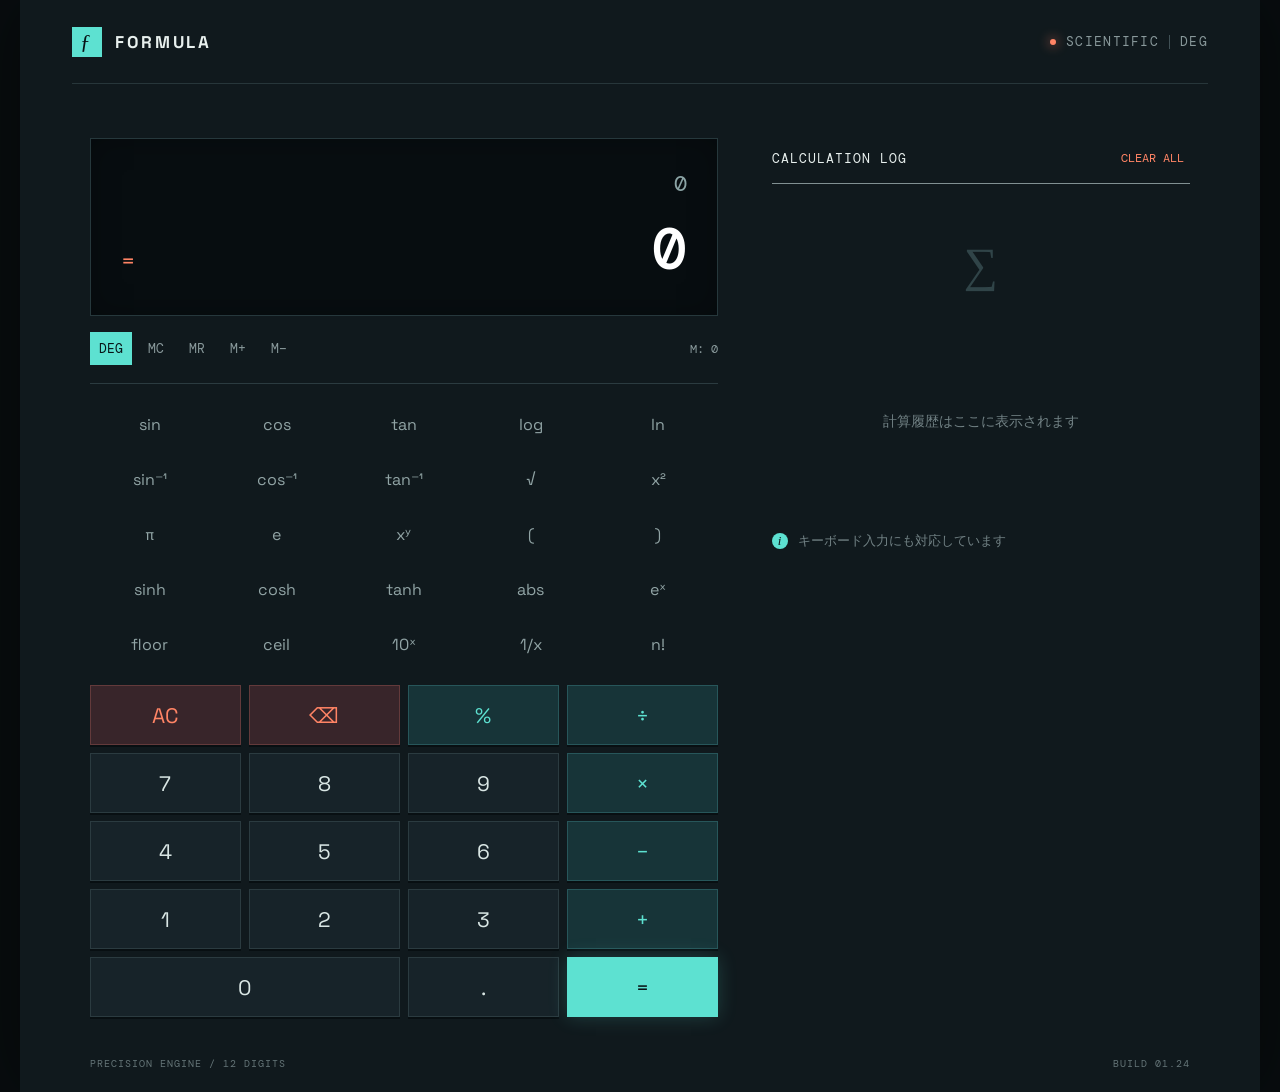
<file: calculator/index.html>
<!doctype html>
<html lang="ja">
<head>
  <meta charset="UTF-8">
  <meta name="viewport" content="width=device-width, initial-scale=1.0">
  <title>関数電卓 | FORMULA</title>
  <link rel="preconnect" href="https://fonts.googleapis.com">
  <link rel="preconnect" href="https://fonts.gstatic.com" crossorigin>
  <link href="https://fonts.googleapis.com/css2?family=DM+Mono:wght@400;500&family=Space+Grotesk:wght@400;500;600;700&display=swap" rel="stylesheet">
  <link rel="stylesheet" href="styles.css">
</head>
<body>
  <main class="app-shell">
    <header class="topbar">
      <div class="brand"><span class="brand-mark">ƒ</span><span>FORMULA</span></div>
      <div class="mode-badge"><span class="status-dot"></span> SCIENTIFIC <span class="divider"></span><span id="angle-mode-label">DEG</span></div>
    </header>

    <section class="workspace">
      <section class="calculator-panel" aria-label="関数電卓">
        <div class="display-wrap">
          <div class="expression" id="expression">0</div>
          <div class="result-line"><span class="equals">=</span><output id="result">0</output></div>
        </div>

        <div class="toolbar">
          <button class="tool-button active" data-action="angle">DEG</button>
          <button class="tool-button" data-action="memory-clear">MC</button>
          <button class="tool-button" data-action="memory-recall">MR</button>
          <button class="tool-button" data-action="memory-add">M+</button>
          <button class="tool-button" data-action="memory-subtract">M−</button>
          <span class="memory-indicator" id="memory-indicator">M: 0</span>
        </div>

        <div class="function-pad">
          <button class="key key-function" data-value="sin(">sin</button>
          <button class="key key-function" data-value="cos(">cos</button>
          <button class="key key-function" data-value="tan(">tan</button>
          <button class="key key-function" data-value="log(">log</button>
          <button class="key key-function" data-value="ln(">ln</button>

          <button class="key key-function" data-value="asin(">sin⁻¹</button>
          <button class="key key-function" data-value="acos(">cos⁻¹</button>
          <button class="key key-function" data-value="atan(">tan⁻¹</button>
          <button class="key key-function" data-value="sqrt(">√</button>
          <button class="key key-function" data-value="^2">x²</button>

          <button class="key key-function" data-value="π">π</button>
          <button class="key key-function" data-value="e">e</button>
          <button class="key key-function" data-value="^">xʸ</button>
          <button class="key key-function" data-value="(">(</button>
          <button class="key key-function" data-value=")">)</button>

          <button class="key key-function" data-value="sinh(">sinh</button>
          <button class="key key-function" data-value="cosh(">cosh</button>
          <button class="key key-function" data-value="tanh(">tanh</button>
          <button class="key key-function" data-value="abs(">abs</button>
          <button class="key key-function" data-value="exp(">eˣ</button>

          <button class="key key-function" data-value="floor(">floor</button>
          <button class="key key-function" data-value="ceil(">ceil</button>
          <button class="key key-function" data-value="10^(">10ˣ</button>
          <button class="key key-function" data-value="inv(">1/x</button>
          <button class="key key-function" data-value="fact(">n!</button>
        </div>

        <div class="keypad">
          <button class="key key-muted" data-action="clear">AC</button>
          <button class="key key-muted" data-action="backspace">⌫</button>
          <button class="key key-operator" data-value="%">%</button>
          <button class="key key-operator" data-value="÷">÷</button>

          <button class="key" data-value="7">7</button>
          <button class="key" data-value="8">8</button>
          <button class="key" data-value="9">9</button>
          <button class="key key-operator" data-value="×">×</button>

          <button class="key" data-value="4">4</button>
          <button class="key" data-value="5">5</button>
          <button class="key" data-value="6">6</button>
          <button class="key key-operator" data-value="−">−</button>

          <button class="key" data-value="1">1</button>
          <button class="key" data-value="2">2</button>
          <button class="key" data-value="3">3</button>
          <button class="key key-operator" data-value="+">+</button>

          <button class="key key-wide" data-value="0">0</button>
          <button class="key" data-value=".">.</button>
          <button class="key key-equals" data-action="calculate">=</button>
        </div>
      </section>

      <aside class="history-panel">
        <div class="section-heading"><span>CALCULATION LOG</span><button class="clear-history" id="clear-history">CLEAR ALL</button></div>
        <div class="history-list" id="history-list">
          <div class="empty-history" id="empty-history"><span>∑</span><p>計算履歴はここに表示されます</p></div>
        </div>
        <div class="tip"><span class="tip-icon">i</span><span>キーボード入力にも対応しています</span></div>
      </aside>
    </section>
    <footer class="footer"><span>PRECISION ENGINE / 12 DIGITS</span><span>BUILD 01.24</span></footer>
  </main>
  <script src="app.js"></script>
</body>
</html>
</file>
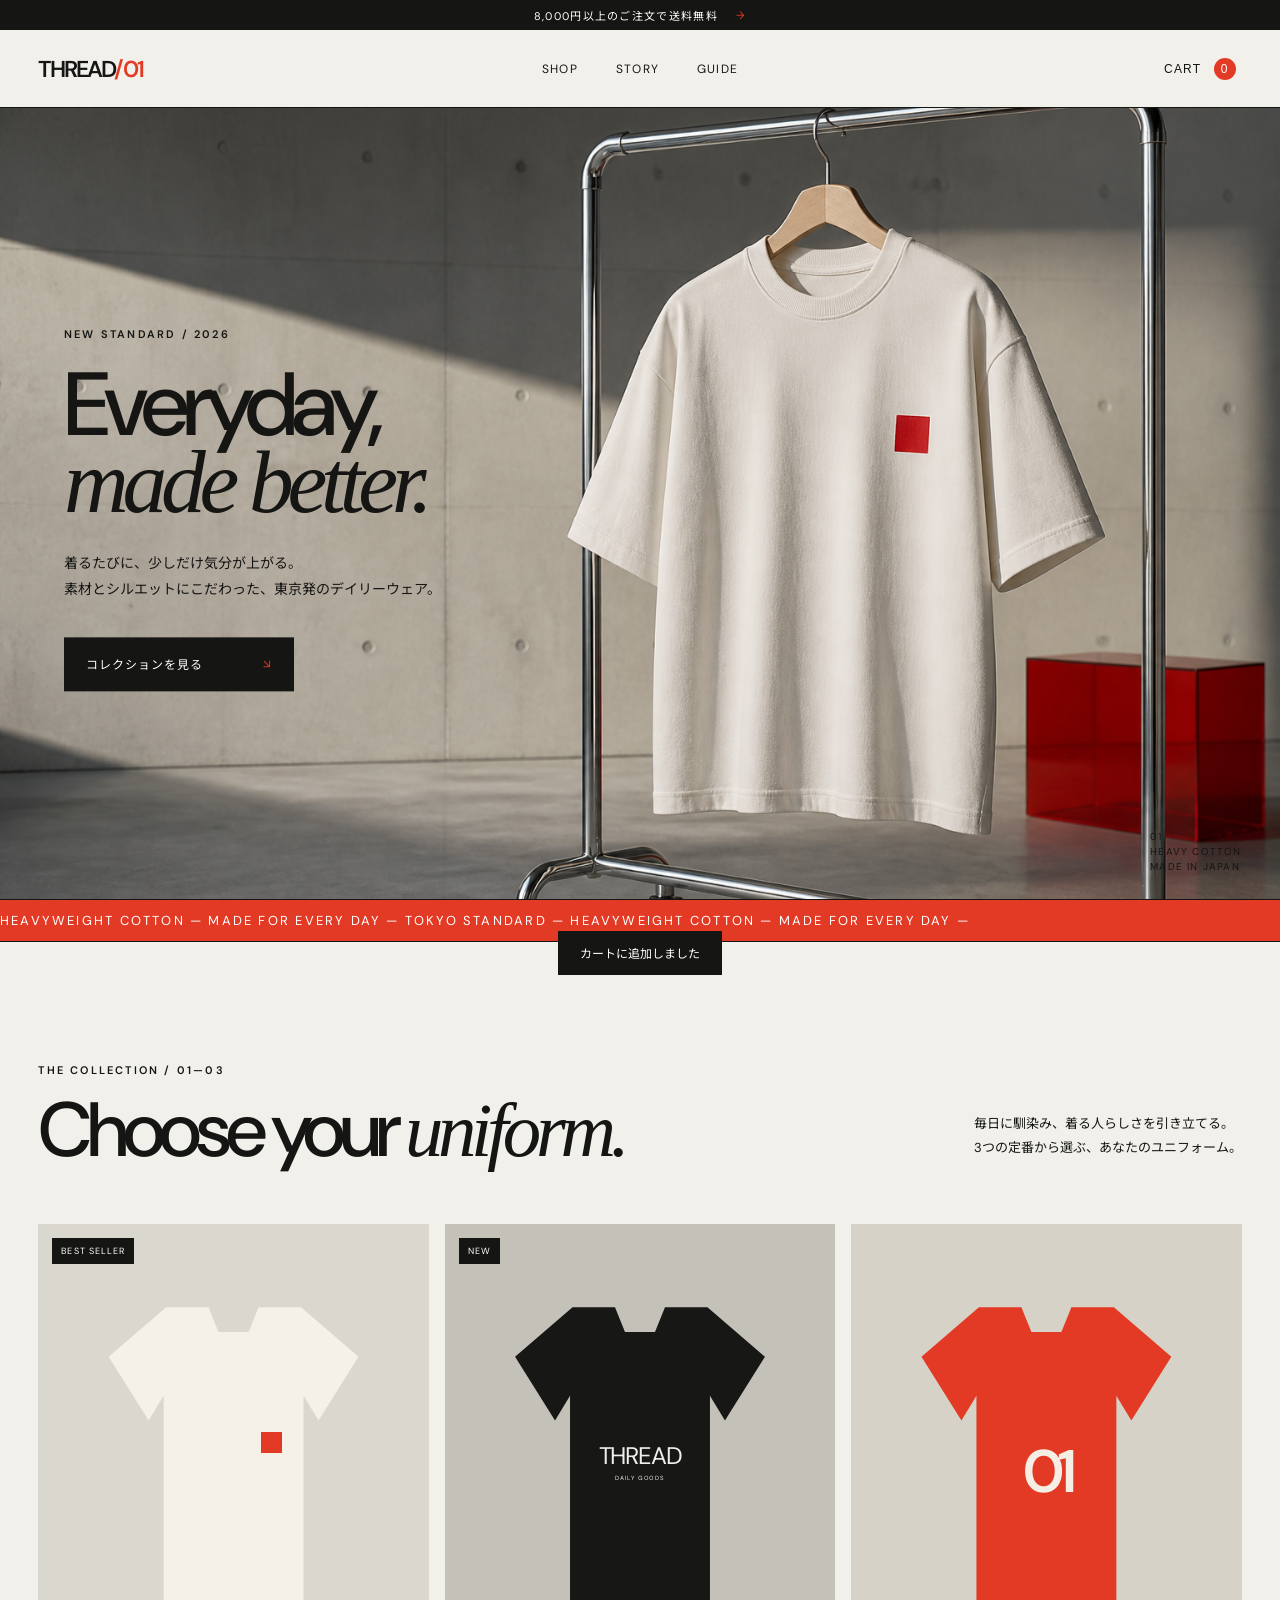
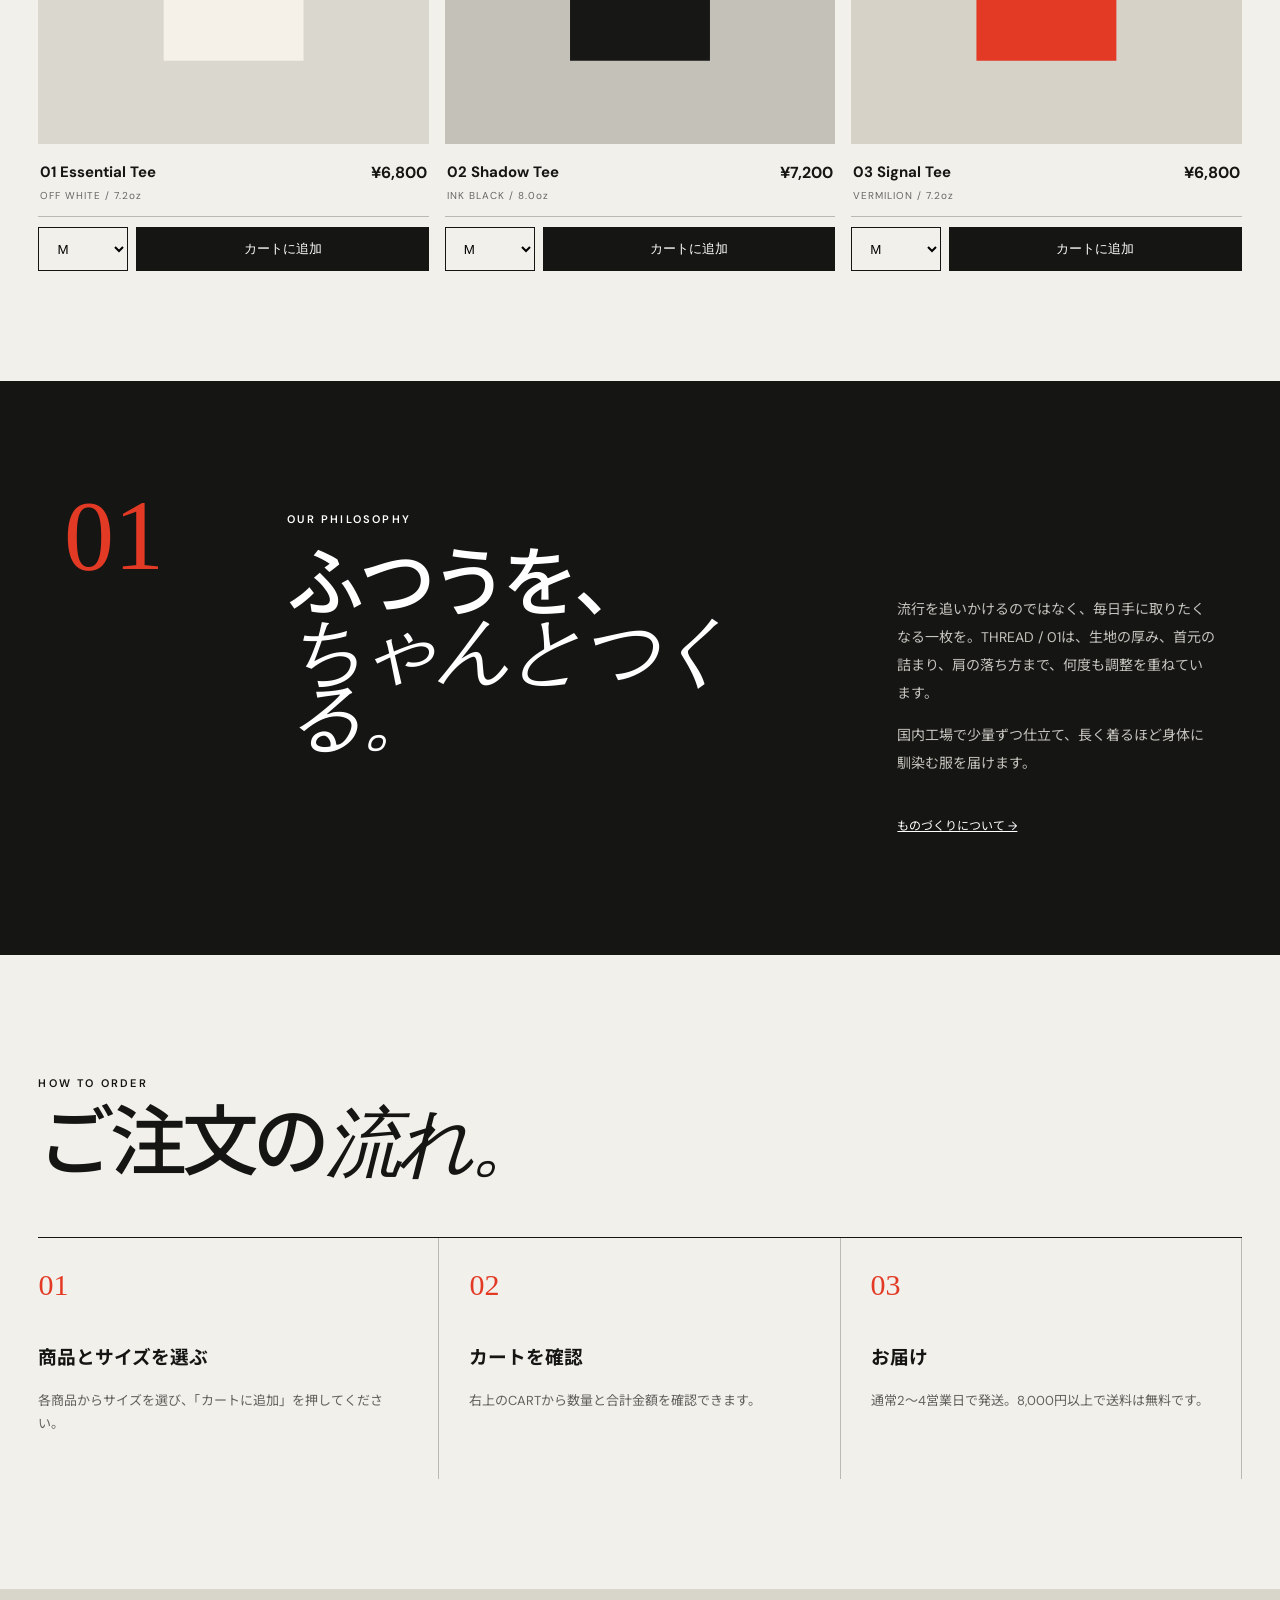
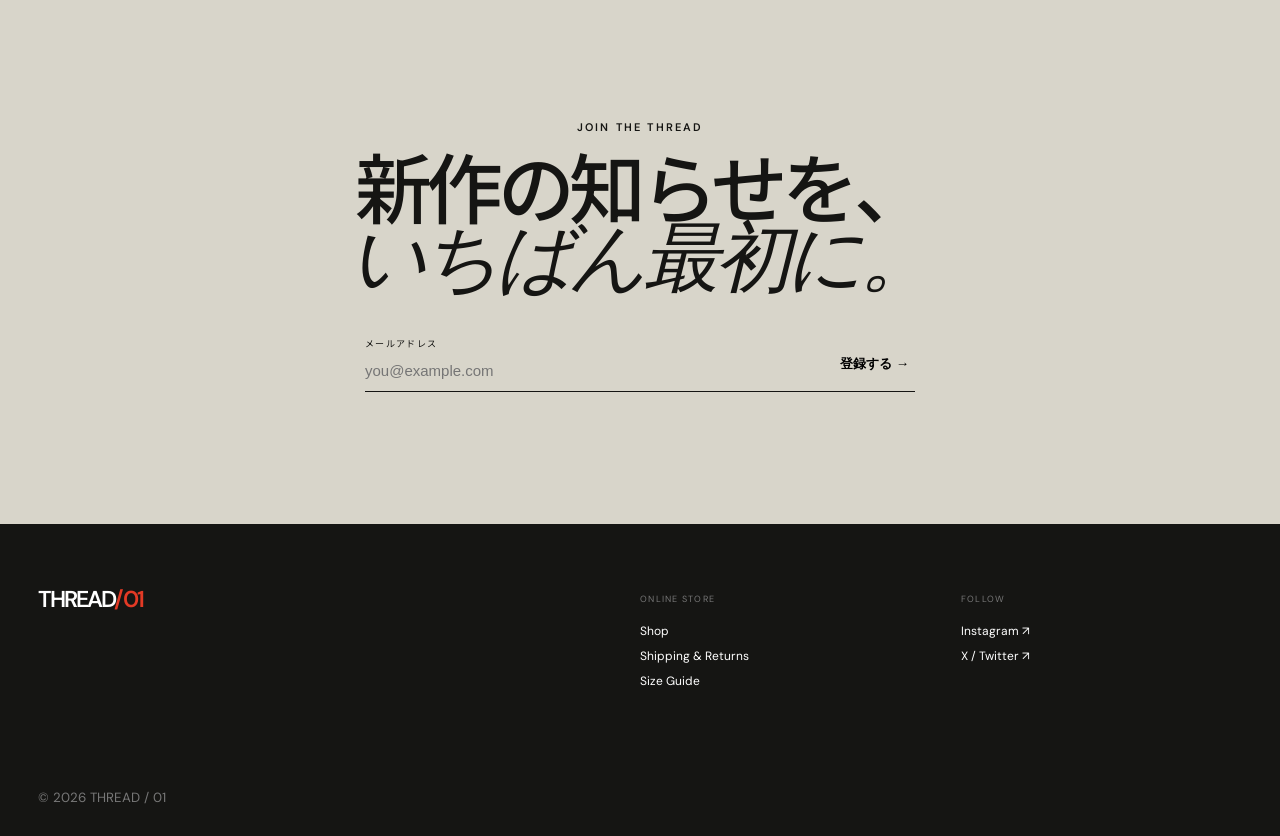
<file: tshirt-store/index.html>
<!doctype html>
<html lang="ja">
<head>
  <meta charset="UTF-8">
  <meta name="viewport" content="width=device-width, initial-scale=1">
  <meta name="description" content="東京発のデイリーウェアブランド THREAD / 01。毎日着たくなる上質なTシャツ。">
  <title>THREAD / 01 — Everyday, made better.</title>
  <link rel="preconnect" href="https://fonts.googleapis.com">
  <link rel="preconnect" href="https://fonts.gstatic.com" crossorigin>
  <link href="https://fonts.googleapis.com/css2?family=DM+Sans:wght@400;500;600&family=Noto+Sans+JP:wght@400;500;700&display=swap" rel="stylesheet">
  <link rel="stylesheet" href="styles.css">
</head>
<body>
  <div class="announcement">8,000円以上のご注文で送料無料 <span>→</span></div>
  <header class="header">
    <a class="logo" href="#top" aria-label="THREAD 01 ホーム">THREAD<span>/01</span></a>
    <nav aria-label="メインナビゲーション"><a href="#shop">SHOP</a><a href="#story">STORY</a><a href="#guide">GUIDE</a></nav>
    <button class="cart-button" id="open-cart" aria-label="カートを開く">CART <span id="cart-count">0</span></button>
  </header>

  <main id="top">
    <section class="hero">
      <img src="assets/hero-shirt.png" alt="コンクリートのスタジオに掛けられた白いTシャツ">
      <div class="hero-copy"><p class="kicker">NEW STANDARD / 2026</p><h1>Everyday,<br><em>made better.</em></h1><p>着るたびに、少しだけ気分が上がる。<br>素材とシルエットにこだわった、東京発のデイリーウェア。</p><a class="primary-button" href="#shop">コレクションを見る <span>↘</span></a></div>
      <div class="hero-note">01<br>HEAVY COTTON<br>MADE IN JAPAN</div>
    </section>

    <section class="marquee" aria-hidden="true"><div>HEAVYWEIGHT COTTON — MADE FOR EVERY DAY — TOKYO STANDARD — HEAVYWEIGHT COTTON — MADE FOR EVERY DAY —</div></section>

    <section class="products section" id="shop">
      <div class="section-heading"><div><p class="kicker">THE COLLECTION / 01—03</p><h2>Choose your <em>uniform.</em></h2></div><p>毎日に馴染み、着る人らしさを引き立てる。<br>3つの定番から選ぶ、あなたのユニフォーム。</p></div>
      <div class="product-grid">
        <article class="product-card" data-name="01 Essential Tee" data-price="6800"><div class="product-visual offwhite"><span class="chest-mark"></span><span class="badge">BEST SELLER</span></div><div class="product-info"><div><h3>01 Essential Tee</h3><p>OFF WHITE / 7.2oz</p></div><strong>¥6,800</strong></div><div class="buy-row"><select aria-label="サイズ"><option>S</option><option selected>M</option><option>L</option><option>XL</option></select><button class="add-cart">カートに追加</button></div></article>
        <article class="product-card" data-name="02 Shadow Tee" data-price="7200"><div class="product-visual black"><span class="back-type">THREAD<br><small>DAILY GOODS</small></span><span class="badge">NEW</span></div><div class="product-info"><div><h3>02 Shadow Tee</h3><p>INK BLACK / 8.0oz</p></div><strong>¥7,200</strong></div><div class="buy-row"><select aria-label="サイズ"><option>S</option><option selected>M</option><option>L</option><option>XL</option></select><button class="add-cart">カートに追加</button></div></article>
        <article class="product-card" data-name="03 Signal Tee" data-price="6800"><div class="product-visual red"><span class="signal-type">01</span></div><div class="product-info"><div><h3>03 Signal Tee</h3><p>VERMILION / 7.2oz</p></div><strong>¥6,800</strong></div><div class="buy-row"><select aria-label="サイズ"><option>S</option><option selected>M</option><option>L</option><option>XL</option></select><button class="add-cart">カートに追加</button></div></article>
      </div>
    </section>

    <section class="story" id="story"><div class="story-number">01</div><div><p class="kicker">OUR PHILOSOPHY</p><h2>ふつうを、<br><em>ちゃんとつくる。</em></h2></div><div><p>流行を追いかけるのではなく、毎日手に取りたくなる一枚を。THREAD / 01は、生地の厚み、首元の詰まり、肩の落ち方まで、何度も調整を重ねています。</p><p>国内工場で少量ずつ仕立て、長く着るほど身体に馴染む服を届けます。</p><a href="#guide">ものづくりについて →</a></div></section>

    <section class="guide section" id="guide"><div class="section-heading"><div><p class="kicker">HOW TO ORDER</p><h2>ご注文の<em>流れ。</em></h2></div></div><div class="steps"><article><span>01</span><h3>商品とサイズを選ぶ</h3><p>各商品からサイズを選び、「カートに追加」を押してください。</p></article><article><span>02</span><h3>カートを確認</h3><p>右上のCARTから数量と合計金額を確認できます。</p></article><article><span>03</span><h3>お届け</h3><p>通常2〜4営業日で発送。8,000円以上で送料は無料です。</p></article></div></section>

    <section class="newsletter"><p class="kicker">JOIN THE THREAD</p><h2>新作の知らせを、<br><em>いちばん最初に。</em></h2><form id="newsletter-form"><label><span>メールアドレス</span><input type="email" required placeholder="you@example.com"></label><button>登録する →</button></form><p id="newsletter-message" role="status"></p></section>
  </main>

  <footer><a class="logo" href="#top">THREAD<span>/01</span></a><div><p>ONLINE STORE</p><a href="#shop">Shop</a><a href="#guide">Shipping & Returns</a><a href="#guide">Size Guide</a></div><div><p>FOLLOW</p><a href="#">Instagram ↗</a><a href="#">X / Twitter ↗</a></div><small>© 2026 THREAD / 01</small></footer>

  <dialog id="cart-dialog"><div class="cart-head"><h2>YOUR CART <span id="cart-total-items">0</span></h2><button id="close-cart" aria-label="閉じる">×</button></div><div id="cart-items" class="cart-items"></div><div class="cart-empty" id="cart-empty">カートは空です。<br><a href="#shop">商品を見る</a></div><div class="cart-summary" id="cart-summary"><div><span>小計</span><strong id="cart-total">¥0</strong></div><p>税込。送料は購入手続き時に計算されます。</p><button>購入手続きへ進む</button></div></dialog>
  <div class="toast" id="toast" role="status">カートに追加しました</div>
  <script src="app.js"></script>
</body>
</html>
</file>
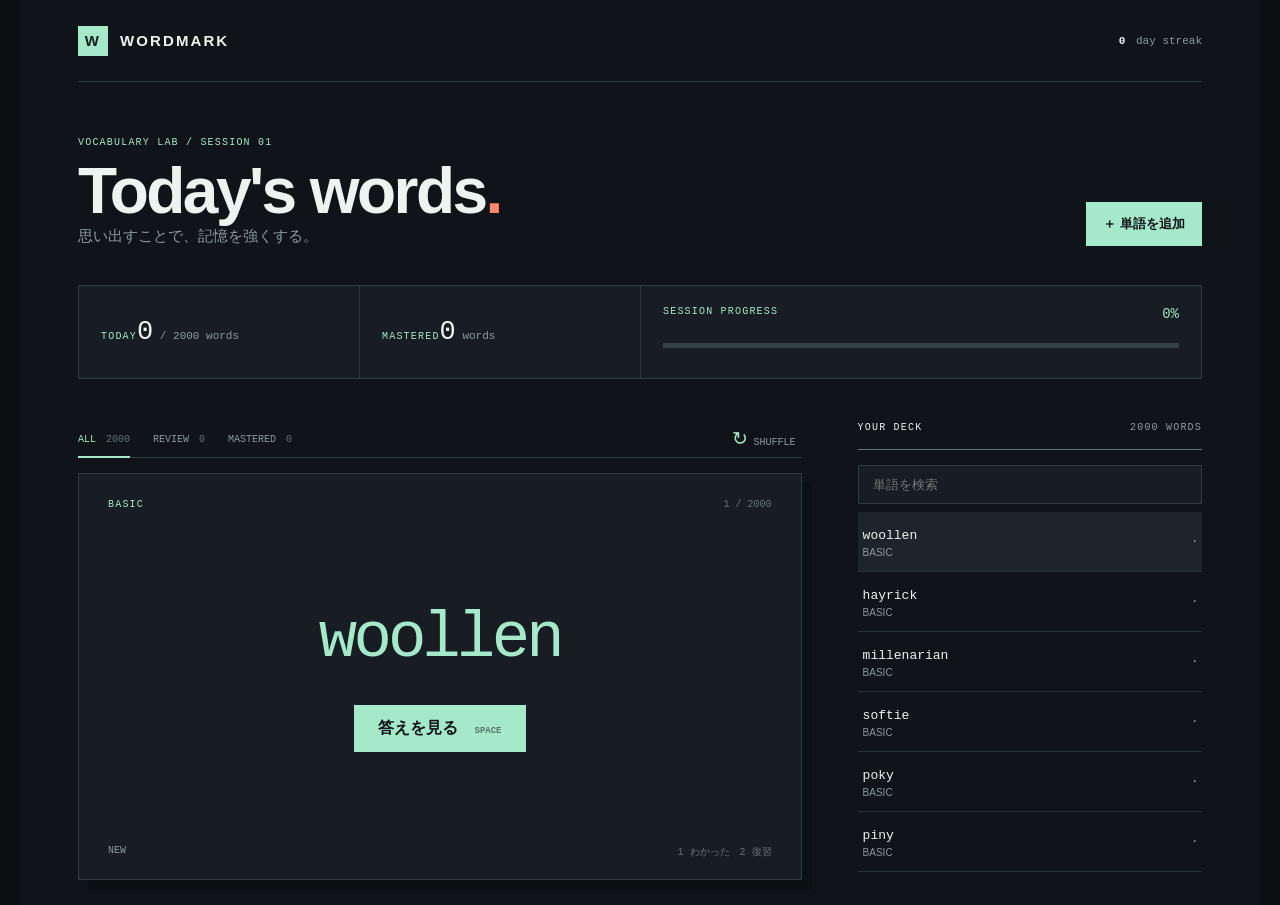
<file: vocabulary/index.html>
<!doctype html><html lang="ja"><head><meta charset="UTF-8"><meta name="viewport" content="width=device-width,initial-scale=1"><title>WORDMARK | 英単語トレーナー</title><link rel="stylesheet" href="styles.css"></head><body><main class="app-shell"><header class="topbar"><a class="brand" href="#"><span class="brand-mark">W</span><span>WORDMARK</span></a><div class="streak"><strong id="streak-count">0</strong> day streak</div></header><section class="intro"><div><p class="eyebrow">VOCABULARY LAB / SESSION 01</p><h1>Today's words<span>.</span></h1><p class="subtitle">思い出すことで、記憶を強くする。</p></div><button class="add-button" id="open-add">＋ 単語を追加</button></section><section class="stats"><div class="stat"><span class="stat-label">TODAY</span><strong id="today-count">0</strong><span class="stat-note"> / <span id="total-count">0</span> words</span></div><div class="stat"><span class="stat-label">MASTERED</span><strong id="mastered-count">0</strong><span class="stat-note"> words</span></div><div class="progress-stat"><div class="progress-copy"><span class="stat-label">SESSION PROGRESS</span><strong id="progress-label">0%</strong></div><div class="progress-track"><span id="progress-bar"></span></div></div></section><section class="study-layout"><div class="study-column"><div class="deck-toolbar"><div class="filter-tabs"><button class="filter-tab active" data-filter="all">ALL <span id="all-count">0</span></button><button class="filter-tab" data-filter="review">REVIEW <span id="review-count">0</span></button><button class="filter-tab" data-filter="mastered">MASTERED <span id="mastered-tab-count">0</span></button></div><button class="shuffle-button" id="shuffle-button">↻ <span>SHUFFLE</span></button></div><article class="flashcard"><div class="card-top"><span class="category-label" id="card-category"></span><span class="card-number" id="card-number"></span></div><div class="card-content"><p class="word" id="card-word"></p><p class="pronunciation" id="card-pronunciation"></p><div class="answer" id="card-answer" hidden><div class="meaning" id="card-meaning"></div><p class="example" id="card-example"></p></div><button class="reveal-button" id="reveal-button">答えを見る <span>SPACE</span></button></div><div class="card-footer"><span id="card-level">NEW WORD</span><span class="keyboard-hint">1 わかった　2 復習</span></div></article><div class="rating-actions" id="rating-actions" hidden><button class="rating-button review-button" data-rating="review"><div><strong>もう一度</strong><small>要復習</small></div></button><button class="rating-button mastered-button" data-rating="mastered"><div><strong>覚えた</strong><small>マスター</small></div></button></div></div><aside class="word-list"><div class="list-heading"><span>YOUR DECK</span><span id="deck-total"></span></div><label class="search-box"><input id="search-input" type="search" placeholder="単語を検索"></label><div class="list-items" id="list-items"></div></aside></section></main><dialog id="add-dialog"><form method="dialog" id="add-form"><div class="dialog-heading"><h2>単語を追加</h2><button value="cancel" class="close-button">×</button></div><label>英単語<input name="word" required></label><label>意味<input name="meaning" required></label><label>発音<input name="pronunciation"></label><label>例文<input name="example"></label><label>カテゴリー<input name="category" value="GENERAL"></label><button class="save-button" value="default">デッキに追加</button></form></dialog><script src="words-data.js"></script><script src="app.js"></script></body></html>
</file>
<file: calculator/styles.css>
:root { --ink: #182126; --muted: #7b8588; --paper: #f4f3ef; --panel: #fffefb; --line: #dfe2de; --teal: #0c7c74; --teal-dark: #075e59; --orange: #ef704b; }
* { box-sizing: border-box; }
body { margin: 0; min-height: 100vh; color: var(--ink); background: #e6e8e3; font-family: "Space Grotesk", sans-serif; }
button { font: inherit; border: 0; cursor: pointer; }
.app-shell { max-width: 1240px; min-height: 100vh; margin: 0 auto; padding: 0 52px 22px; background: var(--paper); box-shadow: 0 0 50px #1b262314; }
.topbar { height: 84px; display: flex; align-items: center; justify-content: space-between; border-bottom: 1px solid var(--line); }
.brand { display: flex; align-items: center; gap: 13px; font-size: 15px; font-weight: 700; letter-spacing: .17em; }
.brand-mark { width: 30px; height: 30px; display: grid; place-items: center; color: white; background: var(--teal); font-family: Georgia, serif; font-size: 22px; font-weight: 400; }
.mode-badge { display: flex; align-items: center; gap: 10px; color: var(--muted); font-family: "DM Mono", monospace; font-size: 11px; letter-spacing: .1em; }
.status-dot { width: 6px; height: 6px; border-radius: 50%; background: var(--orange); }.divider { width: 1px; height: 14px; background: #cdd1cd; }
.workspace { display: grid; grid-template-columns: minmax(450px, 1.2fr) minmax(290px, .8fr); gap: 54px; padding: 54px 18px 40px; }
.display-wrap { min-height: 178px; padding: 28px 30px; display: flex; flex-direction: column; justify-content: end; color: white; background: var(--ink); }
.expression { min-height: 28px; overflow: hidden; color: #c0c9c8; font-family: "DM Mono", monospace; font-size: 18px; text-align: right; white-space: nowrap; text-overflow: ellipsis; }
.result-line { display: flex; align-items: baseline; justify-content: space-between; gap: 20px; margin-top: 13px; }.equals { color: var(--orange); font-size: 23px; }.result-line output { overflow: hidden; font-family: "DM Mono", monospace; font-size: clamp(31px, 5vw, 48px); font-weight: 500; white-space: nowrap; text-overflow: ellipsis; }
.toolbar { display: flex; align-items: center; gap: 7px; padding: 16px 0 18px; border-bottom: 1px solid var(--line); }.tool-button { padding: 8px 9px; color: var(--muted); background: transparent; font-family: "DM Mono", monospace; font-size: 11px; }.tool-button.active { color: var(--teal); background: #dcece7; }.tool-button:hover { color: var(--teal-dark); }.memory-indicator { margin-left: auto; color: var(--muted); font-family: "DM Mono", monospace; font-size: 10px; }
.function-pad { display: grid; grid-template-columns: repeat(5, 1fr); gap: 8px; padding-top: 17px; }.keypad { display: grid; grid-template-columns: repeat(4, 1fr); gap: 8px; padding-top: 17px; }.key { min-height: 54px; color: var(--ink); background: var(--panel); border: 1px solid var(--line); font-size: 18px; transition: transform .12s, background .12s, color .12s; }.key:hover { color: var(--teal-dark); background: #e8f1ed; transform: translateY(-2px); }.key:active { transform: translateY(1px); }.key-function { min-height: 42px; color: #536063; background: transparent; border-color: transparent; font-size: 14px; }.key-operator { color: var(--teal); background: #e2efeb; border-color: #d5e6e1; font-size: 23px; }.key-muted { color: var(--orange); background: #fff1eb; border-color: #f2ddd5; font-size: 14px; }.key-equals { color: white; background: var(--teal); border-color: var(--teal); font-size: 24px; }.key-equals:hover { color: white; background: var(--teal-dark); }.key-wide { grid-column: span 2; }
.history-panel { padding-top: 11px; }.section-heading { display: flex; align-items: center; justify-content: space-between; padding-bottom: 16px; border-bottom: 1px solid var(--ink); font-family: "DM Mono", monospace; font-size: 11px; letter-spacing: .08em; }.clear-history { color: var(--orange); background: transparent; font-family: "DM Mono", monospace; font-size: 10px; }.history-list { min-height: 330px; }.empty-history { display: grid; place-items: center; min-height: 300px; color: #9da5a2; text-align: center; }.empty-history span { color: #c5ceca; font-family: Georgia, serif; font-size: 48px; }.empty-history p { margin: 13px 0 0; font-size: 12px; }.history-item { padding: 17px 3px 14px; border-bottom: 1px solid var(--line); cursor: pointer; }.history-item:hover { background: #eceeea; }.history-expression { color: var(--muted); font-family: "DM Mono", monospace; font-size: 12px; }.history-result { margin-top: 6px; color: var(--teal-dark); font-family: "DM Mono", monospace; font-size: 19px; }.tip { display: flex; gap: 10px; align-items: center; padding-top: 18px; color: var(--muted); font-size: 11px; }.tip-icon { width: 16px; height: 16px; display: grid; place-items: center; color: white; border-radius: 50%; background: var(--muted); font-family: Georgia, serif; font-style: italic; }.footer { display: flex; justify-content: space-between; padding: 0 18px; color: #9aa29e; font-family: "DM Mono", monospace; font-size: 9px; letter-spacing: .1em; }
@media (max-width: 780px) { .app-shell { padding: 0 18px 20px; }.topbar { height: 68px; }.workspace { display: block; padding: 28px 0; }.history-panel { margin-top: 42px; }.display-wrap { min-height: 150px; padding: 22px; }.key { min-height: 49px; }.key-function { min-height: 38px; font-size: 12px; }.toolbar { gap: 1px; }.footer { padding: 0; } }
@media (max-width: 420px) { .mode-badge { font-size: 9px; gap: 6px; }.keypad { gap: 5px; }.key { min-height: 45px; }.key-function { padding: 0; }.workspace { padding-top: 20px; } }

/* Dark instrument theme */
:root { --ink: #e8f0ee; --muted: #89999b; --paper: #10191d; --panel: #172329; --line: #2b3b40; --teal: #5de1d1; --teal-dark: #9af3e6; --orange: #ff8465; }
body { background: #080d0f; }
.app-shell { background: var(--paper); box-shadow: 0 0 70px #00000080; }
.topbar { border-bottom-color: #27363a; }
.brand-mark { color: #071215; background: var(--teal); }
.status-dot { box-shadow: 0 0 12px var(--orange); }
.divider { background: #405055; }
.display-wrap { background: #070d10; border: 1px solid #26383c; box-shadow: inset 0 0 30px #00000040; }
.expression { color: #8ba4a5; }
.equals { color: var(--orange); }
.toolbar { border-bottom-color: var(--line); }
.tool-button.active { color: #071215; background: var(--teal); }
.tool-button:hover { color: var(--teal-dark); }
.key { color: #d9e6e4; background: var(--panel); border-color: var(--line); box-shadow: 0 2px 0 #080f12; }
.key:hover { color: #071215; background: var(--teal); border-color: var(--teal); }
.key-function { color: #91a4a5; background: transparent; border-color: transparent; box-shadow: none; }
.key-function:hover { color: var(--teal); background: #1d3538; border-color: transparent; }
.key-operator { color: var(--teal); background: #173438; border-color: #27565a; }
.key-muted { color: var(--orange); background: #38252a; border-color: #633a3b; }
.key-equals { color: #071215; background: var(--teal); border-color: var(--teal); box-shadow: 0 0 18px #5de1d133; }
.key-equals:hover { color: #071215; background: #9af3e6; }
.section-heading { border-bottom-color: #819092; }
.clear-history { color: var(--orange); }
.history-item:hover { background: #17272b; }
.history-result { color: var(--teal); }
.empty-history { color: #718184; }.empty-history span { color: #304448; }
.tip { color: #718184; }.tip-icon { color: #10191d; background: var(--teal); }
.footer { color: #647477; }
.brand { font-size: 17px; }
.mode-badge { font-size: 13px; }
.expression { font-size: 22px; }
.result-line output { font-size: clamp(40px, 5vw, 58px); }
.tool-button { font-size: 13px; }
.memory-indicator { font-size: 12px; }
.key { min-height: 60px; font-size: 21px; }
.key-function { min-height: 47px; font-size: 16px; }
.clear-history { font-size: 12px; }
.section-heading { font-size: 13px; }
.history-expression { font-size: 14px; }
.history-result { font-size: 22px; }
.empty-history p { font-size: 14px; }
.tip { font-size: 13px; }
.footer { font-size: 10px; }
</file>
<file: tshirt-store/styles.css>
:root{--ink:#151513;--paper:#f1f0eb;--red:#e33a25;--line:#bbb9b1}*{box-sizing:border-box}html{scroll-behavior:smooth}body{margin:0;background:var(--paper);color:var(--ink);font-family:"DM Sans","Noto Sans JP",sans-serif}.announcement{height:30px;background:var(--ink);color:#fff;display:flex;align-items:center;justify-content:center;font-size:11px;letter-spacing:.12em}.announcement span{margin-left:18px;color:var(--red)}.header{height:78px;padding:0 3vw;display:grid;grid-template-columns:1fr auto 1fr;align-items:center;border-bottom:1px solid var(--ink);position:relative;z-index:5}.logo{font-size:23px;font-weight:600;letter-spacing:-.08em;color:inherit;text-decoration:none}.logo span{color:var(--red)}nav{display:flex;gap:38px}nav a,.cart-button{font-size:12px;color:inherit;text-decoration:none;letter-spacing:.1em}.cart-button{justify-self:end;border:0;background:none;cursor:pointer}.cart-button span{display:inline-grid;place-items:center;width:22px;height:22px;margin-left:8px;border-radius:50%;background:var(--red);color:#fff}.hero{min-height:calc(100vh - 108px);position:relative;overflow:hidden;border-bottom:1px solid var(--ink)}.hero>img{position:absolute;inset:0;width:100%;height:100%;object-fit:cover}.hero-copy{position:absolute;left:5vw;top:50%;transform:translateY(-50%);max-width:660px}.kicker{font-size:11px;font-weight:600;letter-spacing:.2em;text-transform:uppercase}.hero h1,.section-heading h2,.story h2,.newsletter h2{font-size:clamp(54px,7vw,112px);line-height:.86;letter-spacing:-.07em;margin:25px 0 30px;font-weight:500}.hero h1 em,h2 em{font-family:Georgia,serif;font-weight:400}.hero-copy>p:not(.kicker){font-size:14px;line-height:1.9}.primary-button{display:inline-flex;gap:60px;align-items:center;margin-top:20px;background:var(--ink);color:#fff;padding:18px 22px;text-decoration:none;font-size:12px;letter-spacing:.08em}.primary-button span{color:var(--red)}.hero-note{position:absolute;right:3vw;bottom:25px;font-size:10px;line-height:1.5;letter-spacing:.12em}.marquee{overflow:hidden;border-bottom:1px solid var(--ink);background:var(--red);color:#fff;padding:12px 0;white-space:nowrap}.marquee div{font-size:13px;letter-spacing:.17em;animation:move 24s linear infinite}@keyframes move{to{transform:translateX(-50%)}}.section{padding:110px 3vw}.section-heading{display:flex;align-items:flex-end;justify-content:space-between;margin-bottom:60px}.section-heading h2{font-size:clamp(48px,6vw,90px);margin:20px 0 0}.section-heading>p{font-size:13px;line-height:1.8;margin-bottom:5px}.product-grid{display:grid;grid-template-columns:repeat(3,1fr);gap:16px}.product-visual{height:520px;position:relative;display:grid;place-items:center;overflow:hidden}.product-visual:before{content:"";width:64%;height:68%;clip-path:polygon(23% 0,40% 0,44% 7%,56% 7%,60% 0,77% 0,100% 14%,84% 32%,78% 25%,78% 100%,22% 100%,22% 25%,16% 32%,0 14%);filter:drop-shadow(0 14px 16px #0002)}.offwhite{background:#d9d7ce}.offwhite:before{background:#f5f1e8}.black{background:#c4c1b9}.black:before{background:#171715}.red{background:#d6d2c8}.red:before{background:var(--red)}.chest-mark{position:absolute;width:21px;height:21px;background:var(--red);top:40%;left:57%}.back-type{position:absolute;color:#eee;font-size:24px;line-height:.7;text-align:center;top:43%;letter-spacing:-.05em}.back-type small{font-size:6px;letter-spacing:.2em}.signal-type{position:absolute;color:#f5eee4;font-size:60px;font-weight:600;top:40%;letter-spacing:-.1em}.badge{position:absolute;top:14px;left:14px;background:var(--ink);color:#fff;font-size:9px;letter-spacing:.12em;padding:7px 9px}.product-info{display:flex;justify-content:space-between;padding:18px 2px 14px;border-bottom:1px solid var(--line)}.product-info h3{margin:0 0 7px;font-size:15px}.product-info p{margin:0;font-size:10px;letter-spacing:.1em;color:#666}.buy-row{display:grid;grid-template-columns:90px 1fr;gap:8px;padding-top:10px}.buy-row select,.buy-row button{height:44px;border:1px solid var(--ink);background:transparent;padding:0 14px}.buy-row button{background:var(--ink);color:#fff;cursor:pointer}.story{background:var(--ink);color:#fff;padding:120px 5vw;display:grid;grid-template-columns:.35fr 1.2fr .7fr;gap:5vw;align-items:start}.story-number{font-family:Georgia,serif;color:var(--red);font-size:100px;line-height:.7}.story h2{font-size:clamp(55px,6vw,94px);margin-top:25px}.story>div:last-child{padding-top:80px}.story>div:last-child p{font-size:14px;line-height:2;color:#c5c3bd}.story a{display:inline-block;margin-top:25px;color:#fff;font-size:12px}.steps{display:grid;grid-template-columns:repeat(3,1fr);border-top:1px solid var(--ink)}.steps article{padding:30px 30px 30px 0;border-right:1px solid var(--line);min-height:210px}.steps article+article{padding-left:30px}.steps span{color:var(--red);font-family:Georgia,serif;font-size:30px}.steps h3{margin-top:40px}.steps p{font-size:13px;line-height:1.8;color:#62615d}.newsletter{text-align:center;padding:120px 20px;background:#d8d5ca}.newsletter h2{font-size:clamp(48px,6vw,84px)}.newsletter form{max-width:550px;margin:45px auto 0;display:flex;border-bottom:1px solid var(--ink)}.newsletter label{flex:1;text-align:left}.newsletter label span{display:block;font-size:9px;letter-spacing:.15em}.newsletter input{border:0;background:transparent;padding:12px 0;width:100%;outline:none;font-size:15px}.newsletter button{border:0;background:transparent;font-weight:600;cursor:pointer}#newsletter-message{font-size:12px}footer{background:var(--ink);color:#fff;padding:60px 3vw 30px;display:grid;grid-template-columns:2fr 1fr 1fr;gap:40px}footer>div{display:flex;flex-direction:column;gap:9px;font-size:12px}footer>div p{color:#777;letter-spacing:.14em;font-size:9px}footer a{color:inherit;text-decoration:none}footer small{grid-column:1/-1;color:#777;margin-top:60px}dialog{position:fixed;margin:0 0 0 auto;height:100%;width:min(460px,100%);max-height:none;border:0;padding:25px;background:var(--paper);box-shadow:-30px 0 60px #0003}dialog::backdrop{background:#0007}.cart-head{display:flex;justify-content:space-between;align-items:center;border-bottom:1px solid;padding-bottom:20px}.cart-head h2{font-size:18px;letter-spacing:.1em}.cart-head button{font-size:30px;border:0;background:none;cursor:pointer}.cart-item{display:grid;grid-template-columns:1fr auto;gap:8px;padding:18px 0;border-bottom:1px solid var(--line)}.cart-item p{margin:3px 0;font-size:12px}.cart-item button{border:0;background:none;text-decoration:underline;font-size:11px;cursor:pointer}.cart-empty{text-align:center;padding:100px 0;line-height:2}.cart-summary{position:absolute;bottom:25px;left:25px;right:25px;border-top:1px solid;padding-top:18px}.cart-summary>div{display:flex;justify-content:space-between}.cart-summary p{font-size:10px;color:#666}.cart-summary>button{width:100%;height:50px;background:var(--red);color:#fff;border:0;font-weight:600}.toast{position:fixed;left:50%;bottom:25px;transform:translate(-50%,100px);background:var(--ink);color:#fff;padding:13px 22px;font-size:12px;z-index:20;transition:.3s}.toast.show{transform:translate(-50%,0)}@media(max-width:800px){.header{grid-template-columns:1fr 1fr}.header nav{display:none}.hero-copy{top:auto;bottom:45px;transform:none}.hero h1{font-size:58px}.hero>img{object-position:62% center;opacity:.75}.hero-note{display:none}.section{padding:75px 20px}.section-heading{display:block}.section-heading>p{margin-top:25px}.product-grid{grid-template-columns:1fr}.product-visual{height:430px}.story{grid-template-columns:1fr;padding:80px 24px}.story-number{font-size:65px}.story>div:last-child{padding-top:0}.steps{grid-template-columns:1fr}.steps article{border-right:0;border-bottom:1px solid;padding:25px 0!important;min-height:0}.newsletter{padding:80px 20px}footer{grid-template-columns:1fr 1fr}.logo{grid-column:1/-1}}
</file>
<file: vocabulary/styles.css>
:root { --bg: #101418; --surface: #171d22; --surface-2: #1d252b; --line: #303b40; --text: #edf3f0; --muted: #8d9a9b; --mint: #a5e8ca; --coral: #ff876f; }
* { box-sizing: border-box; } body { margin: 0; min-height: 100vh; color: var(--text); background: #0b0f12; font-family: Outfit, sans-serif; } button, input { font: inherit; } button { cursor: pointer; border: 0; } .app-shell { max-width: 1240px; min-height: 100vh; margin: auto; padding: 0 58px 25px; background: var(--bg); }
[hidden] { display: none !important; }
.topbar { height: 82px; display: flex; align-items: center; justify-content: space-between; border-bottom: 1px solid var(--line); }.brand { display: flex; align-items: center; gap: 12px; color: var(--text); text-decoration: none; font-size: 15px; font-weight: 700; letter-spacing: .14em; }.brand-mark { display: grid; place-items: center; width: 30px; height: 30px; color: #13201d; background: var(--mint); font-size: 15px; font-weight: 700; }.streak { color: var(--muted); font-family: "DM Mono", monospace; font-size: 11px; }.streak strong { margin: 0 4px; color: var(--text); }.flame { color: var(--coral); }
.intro { display: flex; align-items: end; justify-content: space-between; padding: 55px 0 39px; }.eyebrow, .stat-label, .list-heading, .category-label { margin: 0; color: var(--mint); font-family: "DM Mono", monospace; font-size: 10px; letter-spacing: .12em; }.intro h1 { margin: 12px 0 4px; font-size: clamp(36px, 5vw, 64px); line-height: .98; letter-spacing: -.04em; }.intro h1 span { color: var(--coral); }.subtitle { margin: 0; color: var(--muted); font-size: 15px; }.add-button { padding: 13px 17px; color: var(--bg); background: var(--mint); font-size: 13px; font-weight: 600; }.add-button span { margin-right: 5px; font-size: 19px; vertical-align: -1px; }
.stats { display: grid; grid-template-columns: 1fr 1fr 2fr; gap: 1px; margin-bottom: 43px; background: var(--line); border: 1px solid var(--line); }.stat, .progress-stat { min-height: 92px; padding: 20px 22px; background: var(--surface); }.stat strong { display: inline-block; margin-top: 11px; font-family: "DM Mono", monospace; font-size: 27px; font-weight: 400; }.stat-note { color: var(--muted); font-family: "DM Mono", monospace; font-size: 11px; }.progress-copy { display: flex; justify-content: space-between; }.progress-copy strong { color: var(--mint); font-family: "DM Mono", monospace; font-size: 14px; font-weight: 400; }.progress-track { height: 5px; margin-top: 21px; background: #354146; }.progress-track span { display: block; width: 0; height: 100%; background: var(--mint); transition: width .3s; }
.study-layout { display: grid; grid-template-columns: minmax(450px, 1.35fr) minmax(280px, .65fr); gap: 52px; }.deck-toolbar { display: flex; align-items: center; justify-content: space-between; margin-bottom: 15px; border-bottom: 1px solid var(--line); }.filter-tabs { display: flex; gap: 23px; }.filter-tab { position: relative; padding: 12px 0; color: var(--muted); background: transparent; font-family: "DM Mono", monospace; font-size: 10px; }.filter-tab span { margin-left: 4px; color: #637176; }.filter-tab.active { color: var(--mint); }.filter-tab.active::after { position: absolute; right: 0; bottom: -1px; left: 0; height: 2px; background: var(--mint); content: ""; }.shuffle-button { color: var(--muted); background: transparent; font-family: "DM Mono", monospace; font-size: 10px; }.shuffle-button:first-letter { color: var(--mint); font-size: 19px; }
.flashcard { min-height: 407px; display: flex; flex-direction: column; justify-content: space-between; padding: 25px 29px 20px; background: var(--surface); border: 1px solid var(--line); box-shadow: 10px 10px 0 #0b1013; }.card-top, .card-footer { display: flex; justify-content: space-between; color: var(--muted); font-family: "DM Mono", monospace; font-size: 10px; }.card-number { color: #667478; }.card-content { text-align: center; }.word { margin: 0; color: var(--mint); font-family: "DM Mono", monospace; font-size: clamp(37px, 6vw, 64px); letter-spacing: -.06em; }.pronunciation { margin: 10px 0 30px; color: var(--muted); font-family: "DM Mono", monospace; font-size: 14px; }.answer { margin: -7px 0 22px; }.meaning { font-size: 22px; font-weight: 600; }.example { max-width: 470px; margin: 8px auto 0; color: var(--muted); font-size: 13px; }.reveal-button { padding: 13px 24px; color: var(--bg); background: var(--mint); font-weight: 600; }.reveal-button span { margin-left: 12px; color: #55766b; font-family: "DM Mono", monospace; font-size: 9px; }.rating-actions { display: grid; grid-template-columns: 1fr 1fr; gap: 12px; margin-top: 15px; }.rating-button { display: flex; align-items: center; justify-content: center; gap: 12px; padding: 13px; text-align: left; }.rating-button > span { font-size: 24px; }.rating-button strong, .rating-button small { display: block; }.rating-button small { margin-top: 2px; font-size: 11px; }.review-button { color: var(--coral); background: #2d2023; }.mastered-button { color: var(--bg); background: var(--mint); }.keyboard-hint { color: #657377; }
.word-list { padding-left: 4px; }.list-heading { display: flex; justify-content: space-between; padding-bottom: 16px; color: var(--text); border-bottom: 1px solid #647477; }.list-heading span:last-child { color: var(--muted); }.search-box { display: flex; align-items: center; gap: 9px; margin: 15px 0 8px; padding: 10px 12px; background: var(--surface); border: 1px solid var(--line); color: var(--muted); }.search-box input { width: 100%; color: var(--text); background: transparent; border: 0; outline: 0; font-size: 13px; }.list-items { max-height: 365px; overflow: auto; }.list-item { display: flex; align-items: center; justify-content: space-between; padding: 13px 5px; border-bottom: 1px solid #263136; cursor: pointer; }.list-item:hover, .list-item.selected { background: var(--surface-2); }.list-word { font-family: "DM Mono", monospace; font-size: 13px; }.list-category { display: block; margin-top: 4px; color: var(--muted); font-size: 10px; }.list-status { color: var(--muted); font-size: 16px; }.list-status.mastered { color: var(--mint); }.list-status.review { color: var(--coral); } footer { display: flex; justify-content: space-between; margin-top: 43px; color: #657377; font-family: "DM Mono", monospace; font-size: 9px; }
dialog { width: min(420px, calc(100% - 30px)); color: var(--text); background: var(--surface); border: 1px solid var(--line); box-shadow: 0 20px 60px #000b; }dialog::backdrop { background: #050809b8; }.dialog-heading { display: flex; justify-content: space-between; align-items: center; }.dialog-heading h2 { margin: 0 0 22px; }.close-button { color: var(--muted); background: transparent; font-size: 25px; }form label { display: block; margin: 15px 0; color: var(--muted); font-size: 12px; }form input { display: block; width: 100%; margin-top: 7px; padding: 10px; color: var(--text); background: var(--bg); border: 1px solid var(--line); outline: 0; }form input:focus { border-color: var(--mint); }.save-button { width: 100%; margin-top: 10px; padding: 12px; color: var(--bg); background: var(--mint); font-weight: 600; }
@media (max-width: 760px) { .app-shell { padding: 0 18px 22px; }.intro { align-items: start; flex-direction: column; gap: 23px; padding: 38px 0 28px; }.stats { grid-template-columns: 1fr 1fr; }.progress-stat { grid-column: span 2; }.study-layout { display: block; }.word-list { margin-top: 48px; padding: 0; }.list-items { max-height: none; }footer { flex-direction: column; gap: 8px; }.flashcard { min-height: 360px; }.keyboard-hint { display: none; } }
@media (max-width: 430px) { .filter-tabs { gap: 12px; }.filter-tab { font-size: 9px; }.shuffle-button span { display: none; }.flashcard { padding: 20px 17px 17px; }.word { font-size: 38px; } }
</file>
